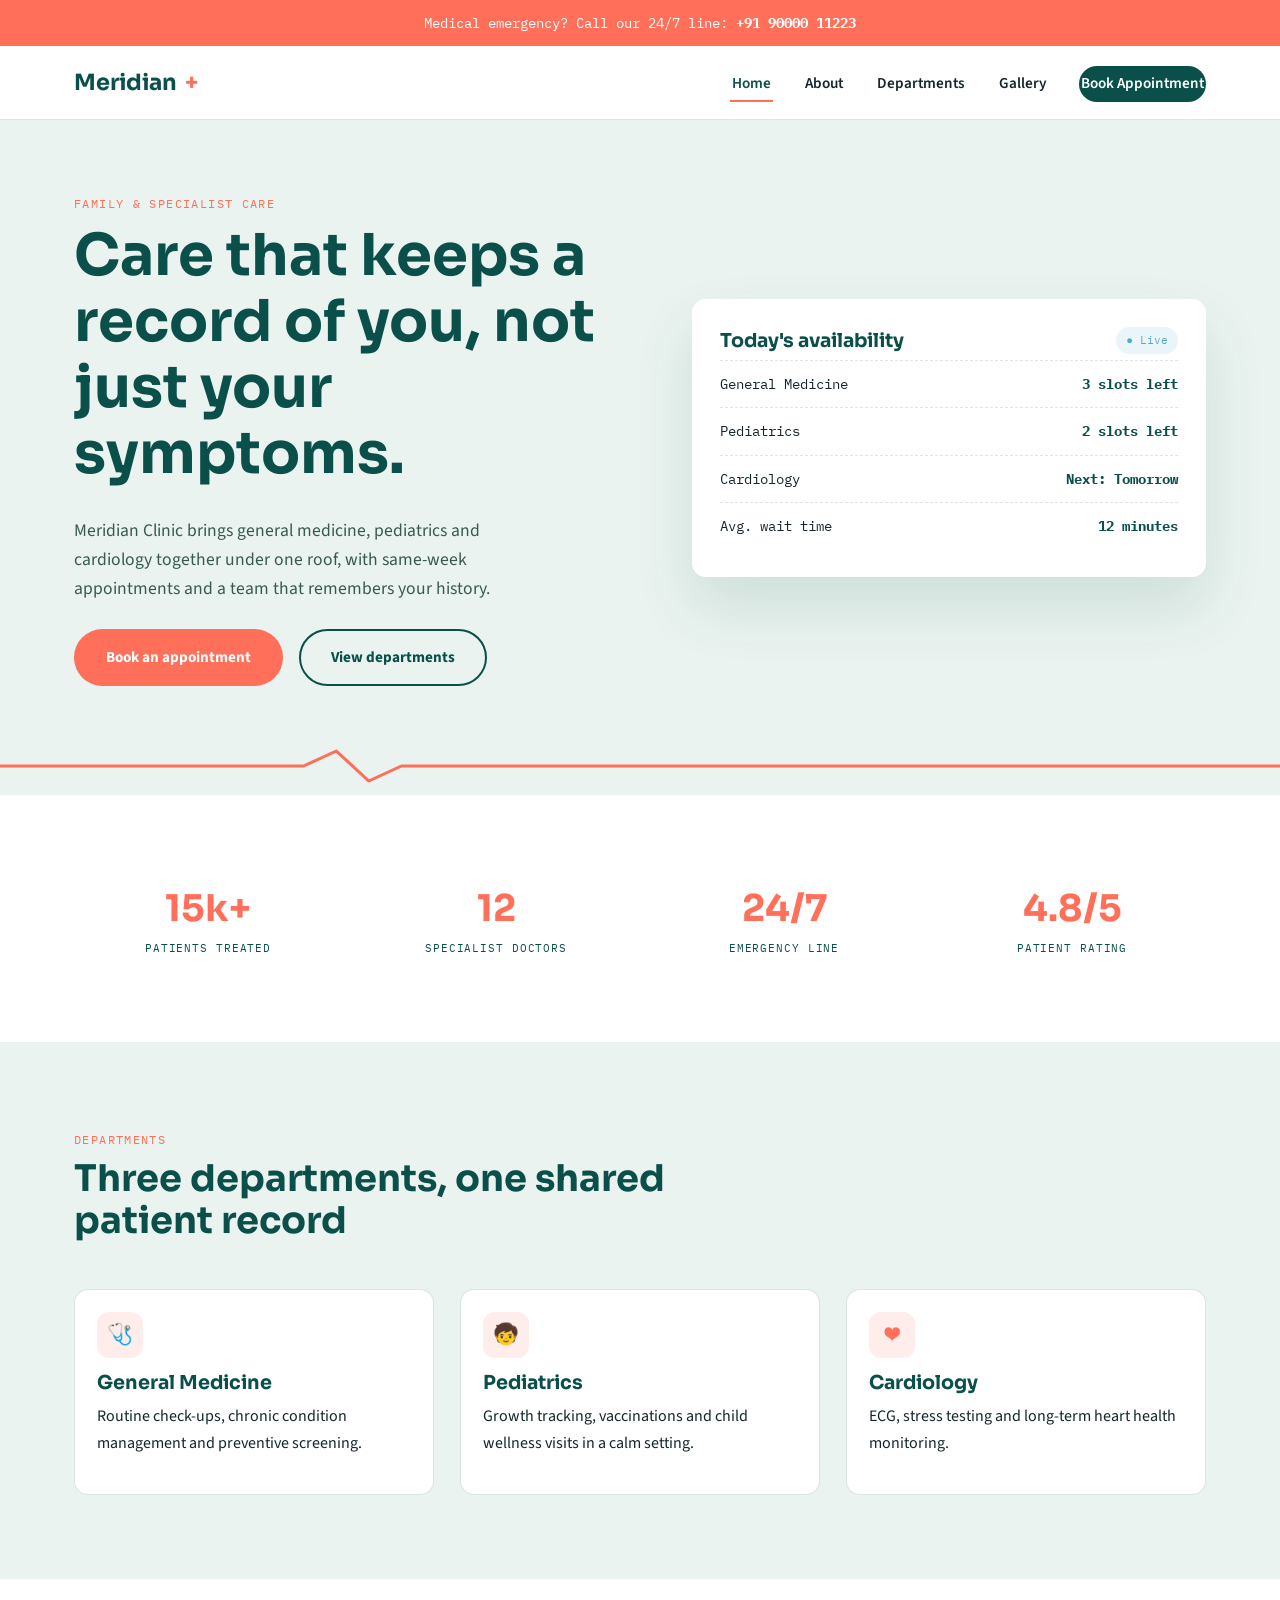
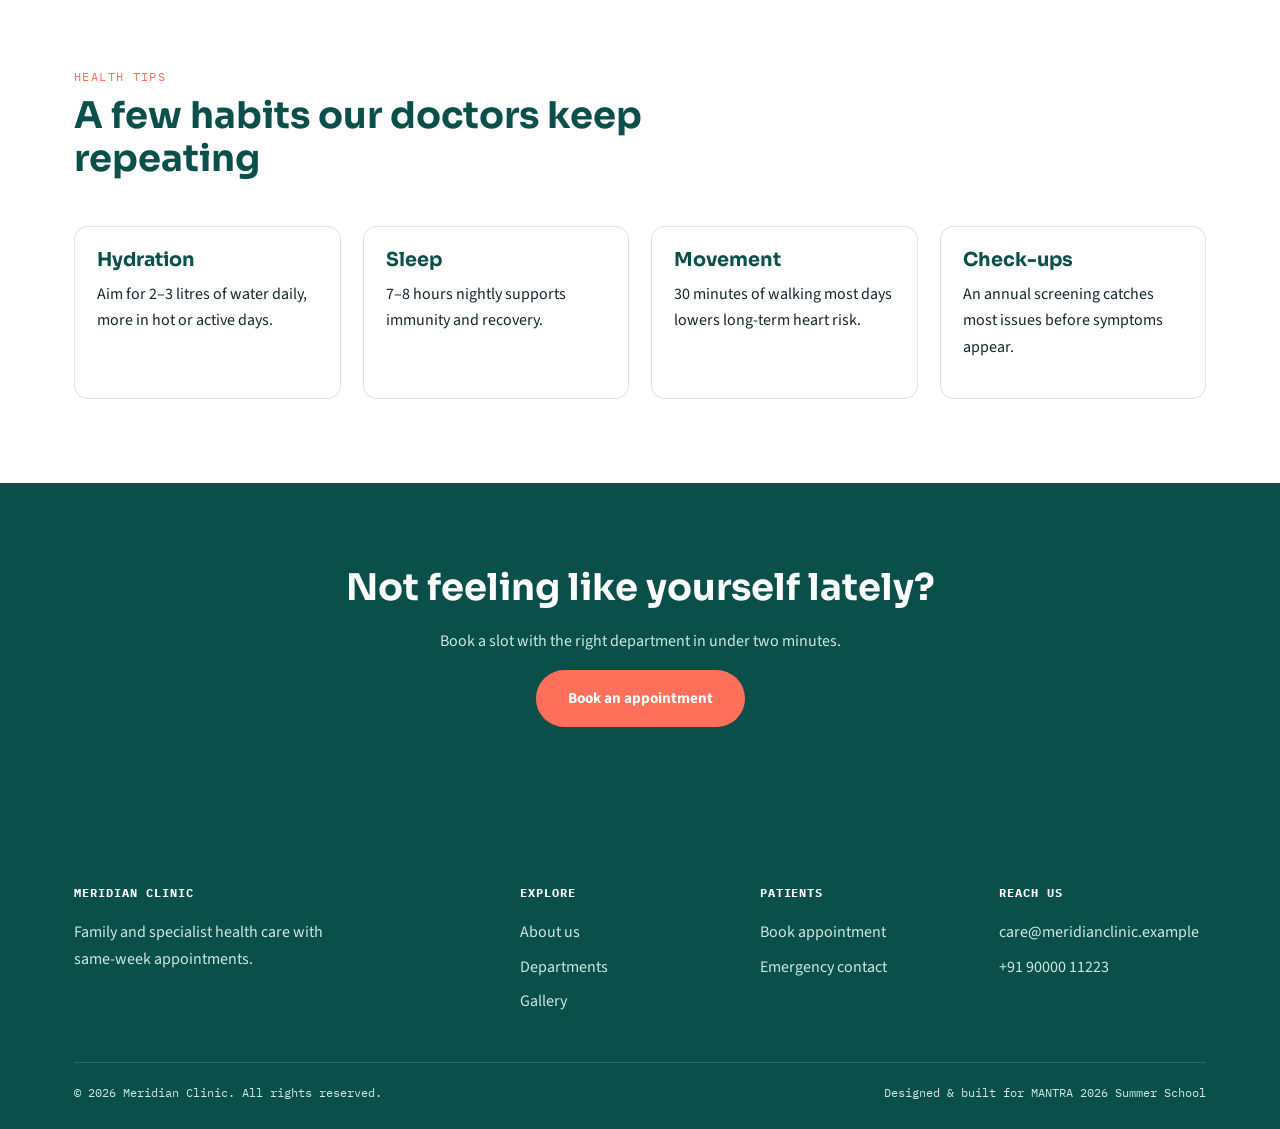
<file: healthcare-meridian/index.html>
<!DOCTYPE html>
<html lang="en">
<head>
<meta charset="UTF-8">
<meta name="viewport" content="width=device-width, initial-scale=1.0">
<title>Meridian Clinic | Family Health Care &amp; Appointments</title>
<meta name="description" content="Meridian Clinic offers general medicine, pediatrics and cardiology care with same-week appointments. Book online or find our departments, doctors and health tips.">
<meta name="keywords" content="health clinic, book appointment, family doctor, pediatrics, cardiology, Meridian Clinic">
<meta name="author" content="Meridian Clinic">
<link rel="canonical" href="https://meridian-clinic.netlify.app/index.html">
<link rel="preconnect" href="https://fonts.googleapis.com">
<link href="https://fonts.googleapis.com/css2?family=Sora:wght@500;600;700&family=Source+Sans+3:wght@400;600&family=IBM+Plex+Mono:wght@400;600&display=swap" rel="stylesheet">
<link rel="stylesheet" href="css/style.css">
</head>
<body>

<div class="emergency-banner">Medical emergency? Call our 24/7 line: <strong>+91 90000 11223</strong></div>

<header class="site-header">
  <nav class="nav-wrap" aria-label="Primary navigation">
    <a href="index.html" class="logo">Meridian<span class="dot">+</span></a>
    <ul class="nav-links">
      <li><a href="index.html" aria-current="page">Home</a></li>
      <li><a href="about.html">About</a></li>
      <li><a href="services.html">Departments</a></li>
      <li><a href="gallery.html">Gallery</a></li>
      <li><a href="appointment.html" class="nav-cta">Book Appointment</a></li>
    </ul>
    <button class="nav-toggle" aria-label="Toggle menu" aria-expanded="false"></button>
  </nav>
</header>

<main>
  <!-- HERO -->
  <section class="hero">
    <div class="container hero-grid">
      <div class="hero-copy">
        <span class="eyebrow">Family &amp; specialist care</span>
        <h1>Care that keeps a record of you, not just your symptoms.</h1>
        <p class="lead">Meridian Clinic brings general medicine, pediatrics and cardiology together under one roof, with same-week appointments and a team that remembers your history.</p>
        <div class="hero-cta-row">
          <a href="appointment.html" class="btn btn-primary">Book an appointment</a>
          <a href="services.html" class="btn btn-outline">View departments</a>
        </div>
      </div>

      <div class="hero-copy">
        <div class="vitals-card">
          <div class="vitals-head">
            <h3>Today's availability</h3>
            <span class="status">● Live</span>
          </div>
          <div class="vitals-row"><span>General Medicine</span><span>3 slots left</span></div>
          <div class="vitals-row"><span>Pediatrics</span><span>2 slots left</span></div>
          <div class="vitals-row"><span>Cardiology</span><span>Next: Tomorrow</span></div>
          <div class="vitals-row"><span>Avg. wait time</span><span>12 minutes</span></div>
        </div>
      </div>
    </div>

    <svg class="pulse-divider" viewBox="0 0 1180 40" preserveAspectRatio="none" aria-hidden="true">
      <path d="M0 20 L280 20 L310 5 L340 35 L370 20 L1180 20"/>
    </svg>
  </section>

  <!-- STATS -->
  <section>
    <div class="container stat-strip">
      <div><div class="num">15k+</div><div class="label">Patients treated</div></div>
      <div><div class="num">12</div><div class="label">Specialist doctors</div></div>
      <div><div class="num">24/7</div><div class="label">Emergency line</div></div>
      <div><div class="num">4.8/5</div><div class="label">Patient rating</div></div>
    </div>
  </section>

  <!-- DEPARTMENTS PREVIEW -->
  <section class="alt-bg">
    <div class="container">
      <div class="section-head">
        <span class="eyebrow">Departments</span>
        <h2>Three departments, one shared patient record</h2>
      </div>
      <div class="grid-3">
        <div class="card">
          <div class="card-body">
            <div class="icon-badge">🩺</div>
            <h3>General Medicine</h3>
            <p>Routine check-ups, chronic condition management and preventive screening.</p>
          </div>
        </div>
        <div class="card">
          <div class="card-body">
            <div class="icon-badge">🧒</div>
            <h3>Pediatrics</h3>
            <p>Growth tracking, vaccinations and child wellness visits in a calm setting.</p>
          </div>
        </div>
        <div class="card">
          <div class="card-body">
            <div class="icon-badge">❤️</div>
            <h3>Cardiology</h3>
            <p>ECG, stress testing and long-term heart health monitoring.</p>
          </div>
        </div>
      </div>
    </div>
  </section>

  <!-- HEALTH TIPS -->
  <section>
    <div class="container">
      <div class="section-head">
        <span class="eyebrow">Health tips</span>
        <h2>A few habits our doctors keep repeating</h2>
      </div>
      <div class="grid-4">
        <div class="card"><div class="card-body"><h3>Hydration</h3><p>Aim for 2–3 litres of water daily, more in hot or active days.</p></div></div>
        <div class="card"><div class="card-body"><h3>Sleep</h3><p>7–8 hours nightly supports immunity and recovery.</p></div></div>
        <div class="card"><div class="card-body"><h3>Movement</h3><p>30 minutes of walking most days lowers long-term heart risk.</p></div></div>
        <div class="card"><div class="card-body"><h3>Check-ups</h3><p>An annual screening catches most issues before symptoms appear.</p></div></div>
      </div>
    </div>
  </section>

  <!-- CTA -->
  <section class="dark-bg center-text">
    <div class="container">
      <h2>Not feeling like yourself lately?</h2>
      <p class="lead" style="margin-left:auto;margin-right:auto;color:#cfe9e2;">Book a slot with the right department in under two minutes.</p>
      <a href="appointment.html" class="btn btn-primary">Book an appointment</a>
    </div>
  </section>
</main>

<footer class="site-footer">
  <div class="container">
    <div class="footer-grid">
      <div>
        <h4>Meridian Clinic</h4>
        <p style="max-width:32ch;">Family and specialist health care with same-week appointments.</p>
      </div>
      <div>
        <h4>Explore</h4>
        <ul>
          <li><a href="about.html">About us</a></li>
          <li><a href="services.html">Departments</a></li>
          <li><a href="gallery.html">Gallery</a></li>
        </ul>
      </div>
      <div>
        <h4>Patients</h4>
        <ul>
          <li><a href="appointment.html">Book appointment</a></li>
          <li><a href="appointment.html">Emergency contact</a></li>
        </ul>
      </div>
      <div>
        <h4>Reach us</h4>
        <ul>
          <li>care@meridianclinic.example</li>
          <li>+91 90000 11223</li>
        </ul>
      </div>
    </div>
    <div class="footer-bottom">
      <span>&copy; <span id="year"></span> Meridian Clinic. All rights reserved.</span>
      <span>Designed &amp; built for MANTRA 2026 Summer School</span>
    </div>
  </div>
</footer>

<script src="js/script.js"></script>
</body>
</html>
</file>
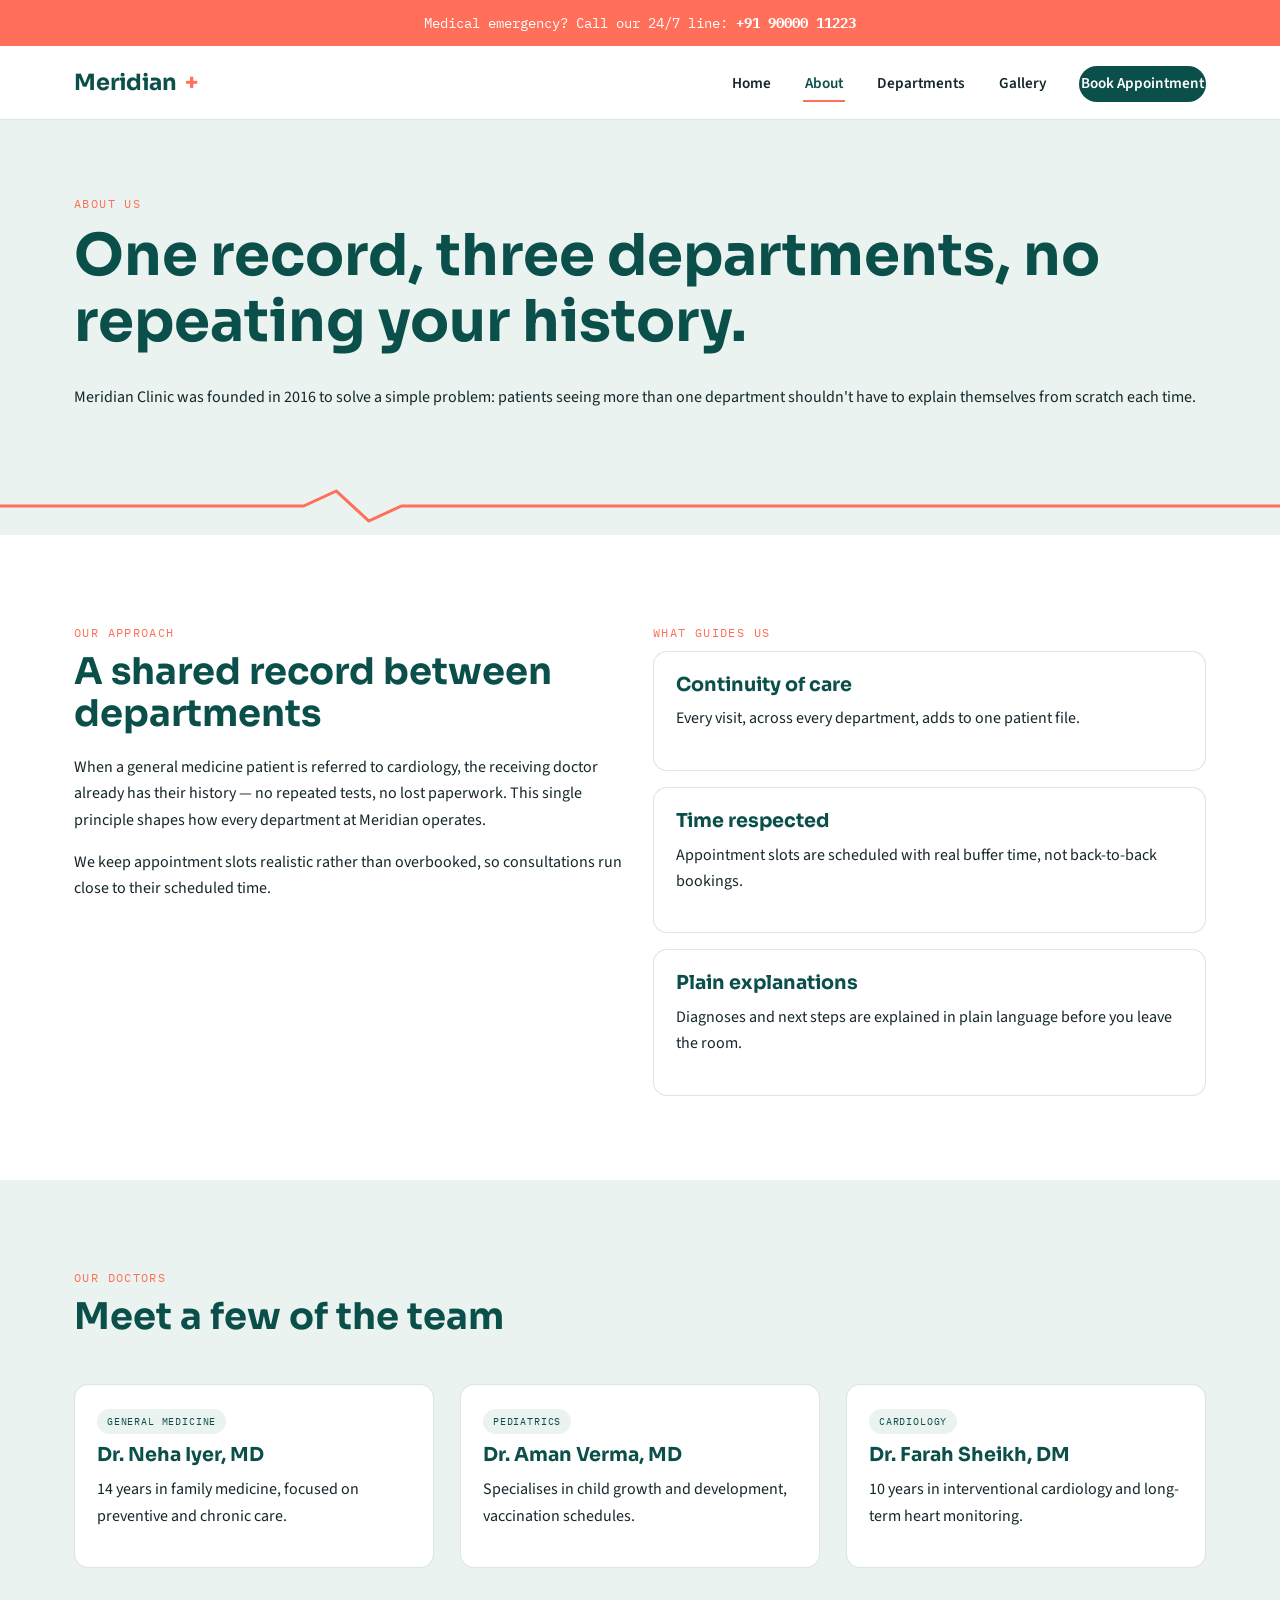
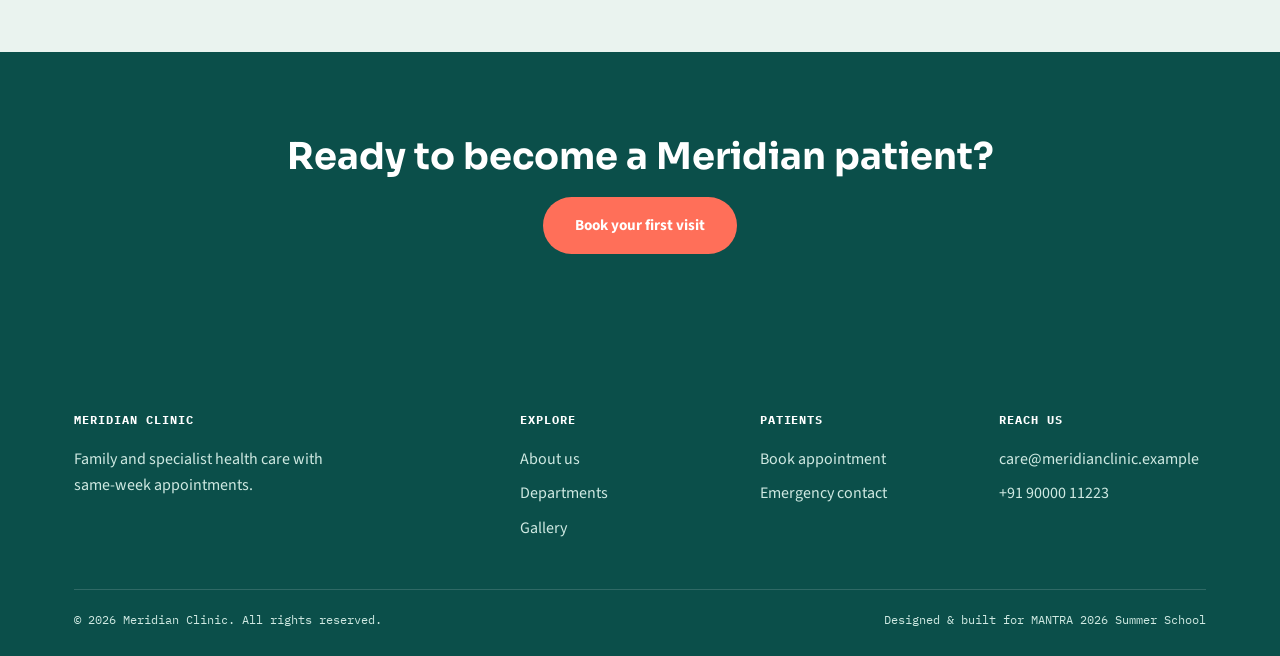
<file: healthcare-meridian/about.html>
<!DOCTYPE html>
<html lang="en">
<head>
<meta charset="UTF-8">
<meta name="viewport" content="width=device-width, initial-scale=1.0">
<title>About Us | Meridian Clinic</title>
<meta name="description" content="Meridian Clinic was founded to keep general medicine, pediatrics and cardiology under one shared patient record. Meet our doctors and our approach to care.">
<meta name="keywords" content="about meridian clinic, clinic doctors, healthcare philosophy, family clinic">
<meta name="author" content="Meridian Clinic">
<link rel="canonical" href="https://meridian-clinic.netlify.app/about.html">
<link rel="preconnect" href="https://fonts.googleapis.com">
<link href="https://fonts.googleapis.com/css2?family=Sora:wght@500;600;700&family=Source+Sans+3:wght@400;600&family=IBM+Plex+Mono:wght@400;600&display=swap" rel="stylesheet">
<link rel="stylesheet" href="css/style.css">
</head>
<body>

<div class="emergency-banner">Medical emergency? Call our 24/7 line: <strong>+91 90000 11223</strong></div>

<header class="site-header">
  <nav class="nav-wrap" aria-label="Primary navigation">
    <a href="index.html" class="logo">Meridian<span class="dot">+</span></a>
    <ul class="nav-links">
      <li><a href="index.html">Home</a></li>
      <li><a href="about.html" aria-current="page">About</a></li>
      <li><a href="services.html">Departments</a></li>
      <li><a href="gallery.html">Gallery</a></li>
      <li><a href="appointment.html" class="nav-cta">Book Appointment</a></li>
    </ul>
    <button class="nav-toggle" aria-label="Toggle menu" aria-expanded="false"></button>
  </nav>
</header>

<main>
  <section class="hero" style="padding-bottom:0;">
    <div class="container" style="padding-bottom:60px;">
      <span class="eyebrow">About us</span>
      <h1>One record, three departments, no repeating your history.</h1>
      <p class="lead">Meridian Clinic was founded in 2016 to solve a simple problem: patients seeing more than one department shouldn't have to explain themselves from scratch each time.</p>
    </div>
    <svg class="pulse-divider" viewBox="0 0 1180 40" preserveAspectRatio="none" aria-hidden="true">
      <path d="M0 20 L280 20 L310 5 L340 35 L370 20 L1180 20"/>
    </svg>
  </section>

  <section>
    <div class="container grid-2">
      <div>
        <span class="eyebrow">Our approach</span>
        <h2>A shared record between departments</h2>
        <p>When a general medicine patient is referred to cardiology, the receiving doctor already has their history — no repeated tests, no lost paperwork. This single principle shapes how every department at Meridian operates.</p>
        <p>We keep appointment slots realistic rather than overbooked, so consultations run close to their scheduled time.</p>
      </div>
      <div>
        <span class="eyebrow">What guides us</span>
        <div class="grid-3" style="grid-template-columns:1fr;gap:16px;">
          <div class="card"><div class="card-body">
            <h3>Continuity of care</h3>
            <p>Every visit, across every department, adds to one patient file.</p>
          </div></div>
          <div class="card"><div class="card-body">
            <h3>Time respected</h3>
            <p>Appointment slots are scheduled with real buffer time, not back-to-back bookings.</p>
          </div></div>
          <div class="card"><div class="card-body">
            <h3>Plain explanations</h3>
            <p>Diagnoses and next steps are explained in plain language before you leave the room.</p>
          </div></div>
        </div>
      </div>
    </div>
  </section>

  <section class="alt-bg">
    <div class="container">
      <div class="section-head">
        <span class="eyebrow">Our doctors</span>
        <h2>Meet a few of the team</h2>
      </div>
      <div class="grid-3">
        <div class="card"><div class="card-body">
          <span class="tag">General Medicine</span>
          <h3>Dr. Neha Iyer, MD</h3>
          <p>14 years in family medicine, focused on preventive and chronic care.</p>
        </div></div>
        <div class="card"><div class="card-body">
          <span class="tag">Pediatrics</span>
          <h3>Dr. Aman Verma, MD</h3>
          <p>Specialises in child growth and development, vaccination schedules.</p>
        </div></div>
        <div class="card"><div class="card-body">
          <span class="tag">Cardiology</span>
          <h3>Dr. Farah Sheikh, DM</h3>
          <p>10 years in interventional cardiology and long-term heart monitoring.</p>
        </div></div>
      </div>
    </div>
  </section>

  <section class="dark-bg center-text">
    <div class="container">
      <h2>Ready to become a Meridian patient?</h2>
      <a href="appointment.html" class="btn btn-primary">Book your first visit</a>
    </div>
  </section>
</main>

<footer class="site-footer">
  <div class="container">
    <div class="footer-grid">
      <div>
        <h4>Meridian Clinic</h4>
        <p style="max-width:32ch;">Family and specialist health care with same-week appointments.</p>
      </div>
      <div>
        <h4>Explore</h4>
        <ul>
          <li><a href="about.html">About us</a></li>
          <li><a href="services.html">Departments</a></li>
          <li><a href="gallery.html">Gallery</a></li>
        </ul>
      </div>
      <div>
        <h4>Patients</h4>
        <ul>
          <li><a href="appointment.html">Book appointment</a></li>
          <li><a href="appointment.html">Emergency contact</a></li>
        </ul>
      </div>
      <div>
        <h4>Reach us</h4>
        <ul>
          <li>care@meridianclinic.example</li>
          <li>+91 90000 11223</li>
        </ul>
      </div>
    </div>
    <div class="footer-bottom">
      <span>&copy; <span id="year"></span> Meridian Clinic. All rights reserved.</span>
      <span>Designed &amp; built for MANTRA 2026 Summer School</span>
    </div>
  </div>
</footer>

<script src="js/script.js"></script>
</body>
</html>
</file>
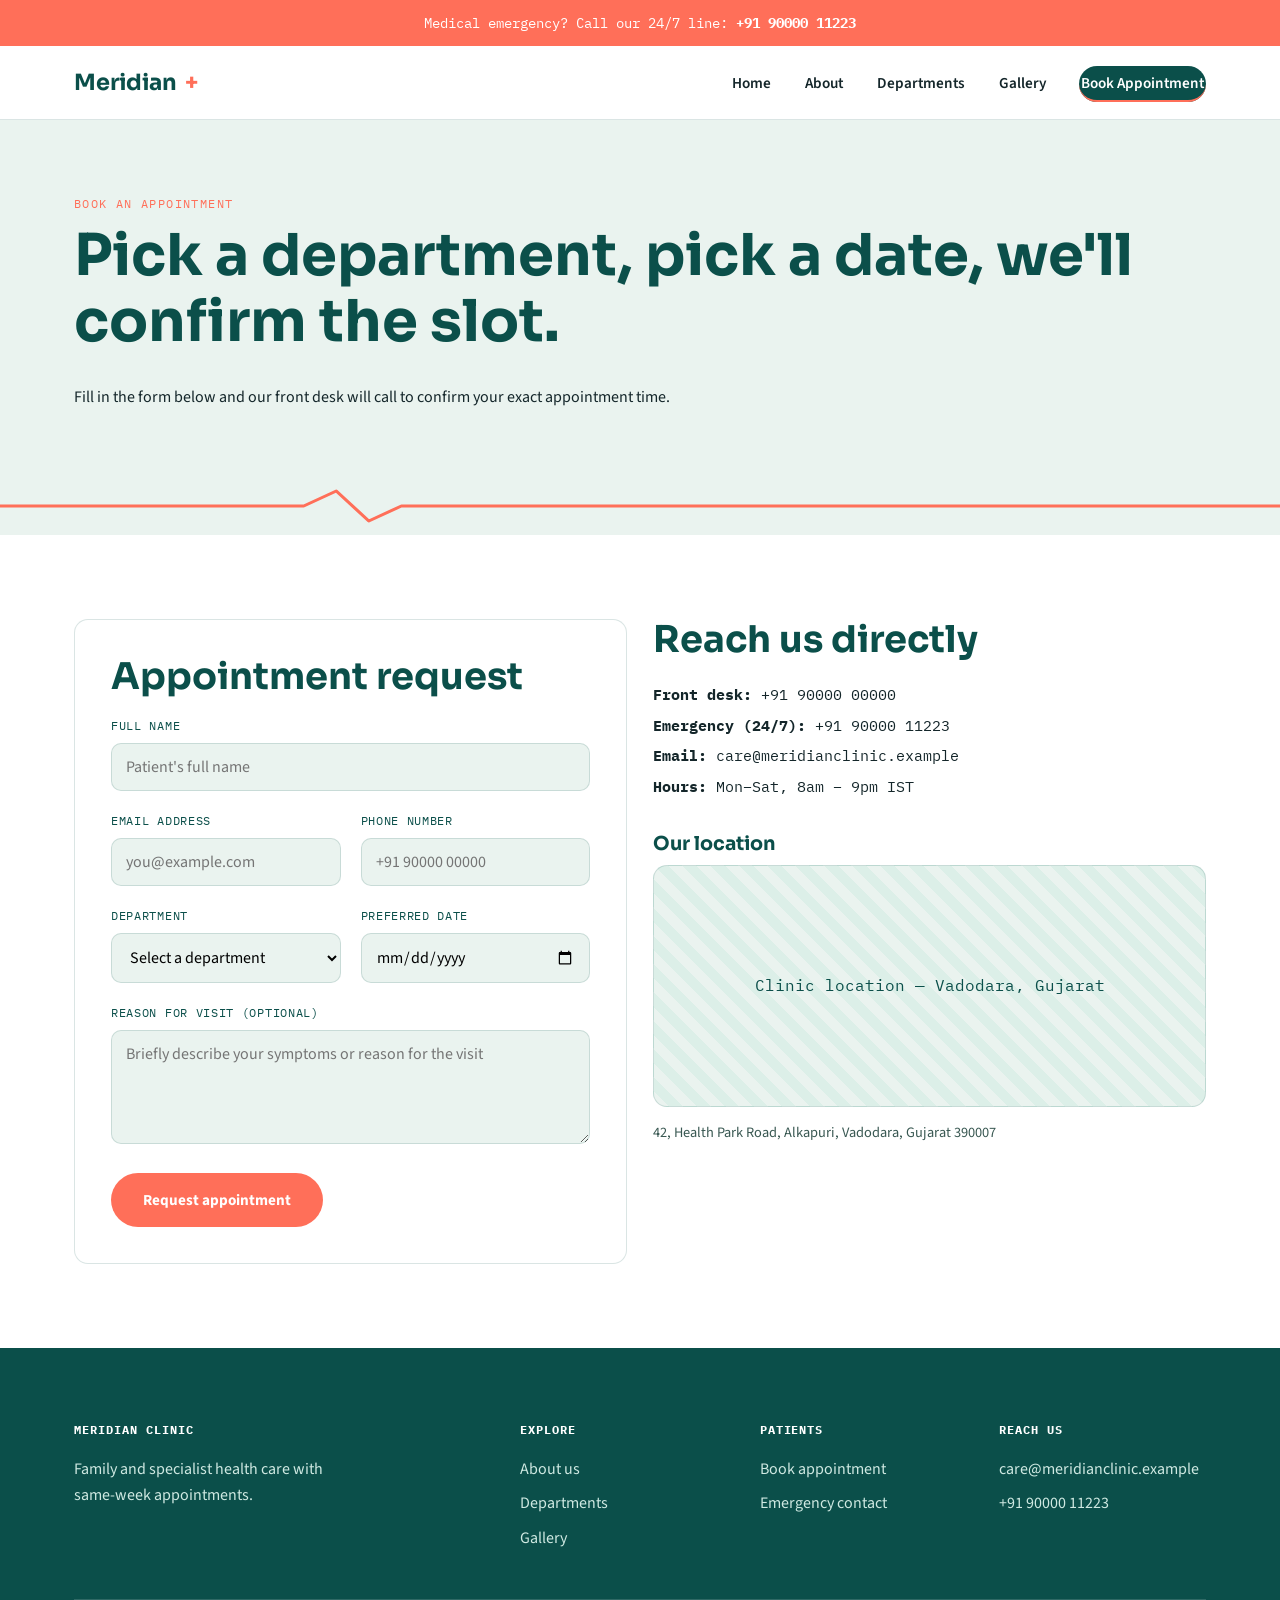
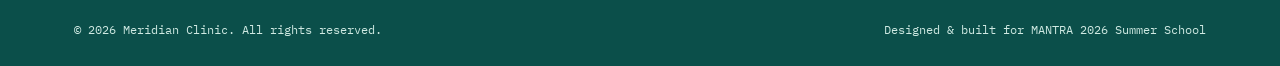
<file: healthcare-meridian/appointment.html>
<!DOCTYPE html>
<html lang="en">
<head>
<meta charset="UTF-8">
<meta name="viewport" content="width=device-width, initial-scale=1.0">
<title>Book an Appointment | Meridian Clinic</title>
<meta name="description" content="Book an appointment at Meridian Clinic online. Choose your department and preferred date, or call our front desk directly. 24/7 emergency line available.">
<meta name="keywords" content="book appointment, clinic booking form, meridian clinic contact, emergency contact clinic">
<meta name="author" content="Meridian Clinic">
<link rel="canonical" href="https://meridian-clinic.netlify.app/appointment.html">
<link rel="preconnect" href="https://fonts.googleapis.com">
<link href="https://fonts.googleapis.com/css2?family=Sora:wght@500;600;700&family=Source+Sans+3:wght@400;600&family=IBM+Plex+Mono:wght@400;600&display=swap" rel="stylesheet">
<link rel="stylesheet" href="css/style.css">
</head>
<body>

<div class="emergency-banner">Medical emergency? Call our 24/7 line: <strong>+91 90000 11223</strong></div>

<header class="site-header">
  <nav class="nav-wrap" aria-label="Primary navigation">
    <a href="index.html" class="logo">Meridian<span class="dot">+</span></a>
    <ul class="nav-links">
      <li><a href="index.html">Home</a></li>
      <li><a href="about.html">About</a></li>
      <li><a href="services.html">Departments</a></li>
      <li><a href="gallery.html">Gallery</a></li>
      <li><a href="appointment.html" class="nav-cta" aria-current="page">Book Appointment</a></li>
    </ul>
    <button class="nav-toggle" aria-label="Toggle menu" aria-expanded="false"></button>
  </nav>
</header>

<main>
  <section class="hero" style="padding-bottom:0;">
    <div class="container" style="padding-bottom:60px;">
      <span class="eyebrow">Book an appointment</span>
      <h1>Pick a department, pick a date, we'll confirm the slot.</h1>
      <p class="lead">Fill in the form below and our front desk will call to confirm your exact appointment time.</p>
    </div>
    <svg class="pulse-divider" viewBox="0 0 1180 40" preserveAspectRatio="none" aria-hidden="true">
      <path d="M0 20 L280 20 L310 5 L340 35 L370 20 L1180 20"/>
    </svg>
  </section>

  <section>
    <div class="container grid-2">
      <div>
        <div id="form-success" role="status"></div>
        <form class="form-card" id="appointment-form" novalidate>
          <h2 style="margin-top:0;">Appointment request</h2>

          <div class="form-row">
            <label for="name">Full name</label>
            <input type="text" id="name" name="name" placeholder="Patient's full name" required>
            <div class="error">Please enter your full name.</div>
          </div>

          <div class="two-col">
            <div class="form-row">
              <label for="email">Email address</label>
              <input type="email" id="email" name="email" placeholder="you@example.com" required>
              <div class="error">Please enter a valid email address.</div>
            </div>
            <div class="form-row">
              <label for="phone">Phone number</label>
              <input type="tel" id="phone" name="phone" placeholder="+91 90000 00000" required>
              <div class="error">Please enter a valid phone number.</div>
            </div>
          </div>

          <div class="two-col">
            <div class="form-row">
              <label for="department">Department</label>
              <select id="department" name="department" required>
                <option value="">Select a department</option>
                <option>General Medicine</option>
                <option>Pediatrics</option>
                <option>Cardiology</option>
              </select>
              <div class="error">Please select a department.</div>
            </div>
            <div class="form-row">
              <label for="appt-date">Preferred date</label>
              <input type="date" id="appt-date" name="appt-date" required>
              <div class="error">Please choose a preferred date.</div>
            </div>
          </div>

          <div class="form-row">
            <label for="reason">Reason for visit (optional)</label>
            <textarea id="reason" name="reason" rows="4" placeholder="Briefly describe your symptoms or reason for the visit"></textarea>
          </div>

          <button type="submit" class="btn btn-primary">Request appointment</button>
        </form>
      </div>

      <div>
        <h2>Reach us directly</h2>
        <ul style="list-style:none;padding:0;font-family:var(--font-mono);font-size:0.95rem;line-height:2;">
          <li><strong>Front desk:</strong> +91 90000 00000</li>
          <li><strong>Emergency (24/7):</strong> +91 90000 11223</li>
          <li><strong>Email:</strong> care@meridianclinic.example</li>
          <li><strong>Hours:</strong> Mon–Sat, 8am – 9pm IST</li>
        </ul>

        <h3 style="margin-top:32px;">Our location</h3>
        <div class="map-block" role="img" aria-label="Map placeholder showing Meridian Clinic location in Vadodara, Gujarat">
          Clinic location — Vadodara, Gujarat
        </div>
        <p style="margin-top:14px;font-size:0.9rem;color:#395852;">42, Health Park Road, Alkapuri, Vadodara, Gujarat 390007</p>
      </div>
    </div>
  </section>
</main>

<footer class="site-footer">
  <div class="container">
    <div class="footer-grid">
      <div>
        <h4>Meridian Clinic</h4>
        <p style="max-width:32ch;">Family and specialist health care with same-week appointments.</p>
      </div>
      <div>
        <h4>Explore</h4>
        <ul>
          <li><a href="about.html">About us</a></li>
          <li><a href="services.html">Departments</a></li>
          <li><a href="gallery.html">Gallery</a></li>
        </ul>
      </div>
      <div>
        <h4>Patients</h4>
        <ul>
          <li><a href="appointment.html">Book appointment</a></li>
          <li><a href="appointment.html">Emergency contact</a></li>
        </ul>
      </div>
      <div>
        <h4>Reach us</h4>
        <ul>
          <li>care@meridianclinic.example</li>
          <li>+91 90000 11223</li>
        </ul>
      </div>
    </div>
    <div class="footer-bottom">
      <span>&copy; <span id="year"></span> Meridian Clinic. All rights reserved.</span>
      <span>Designed &amp; built for MANTRA 2026 Summer School</span>
    </div>
  </div>
</footer>

<script src="js/script.js"></script>
</body>
</html>
</file>
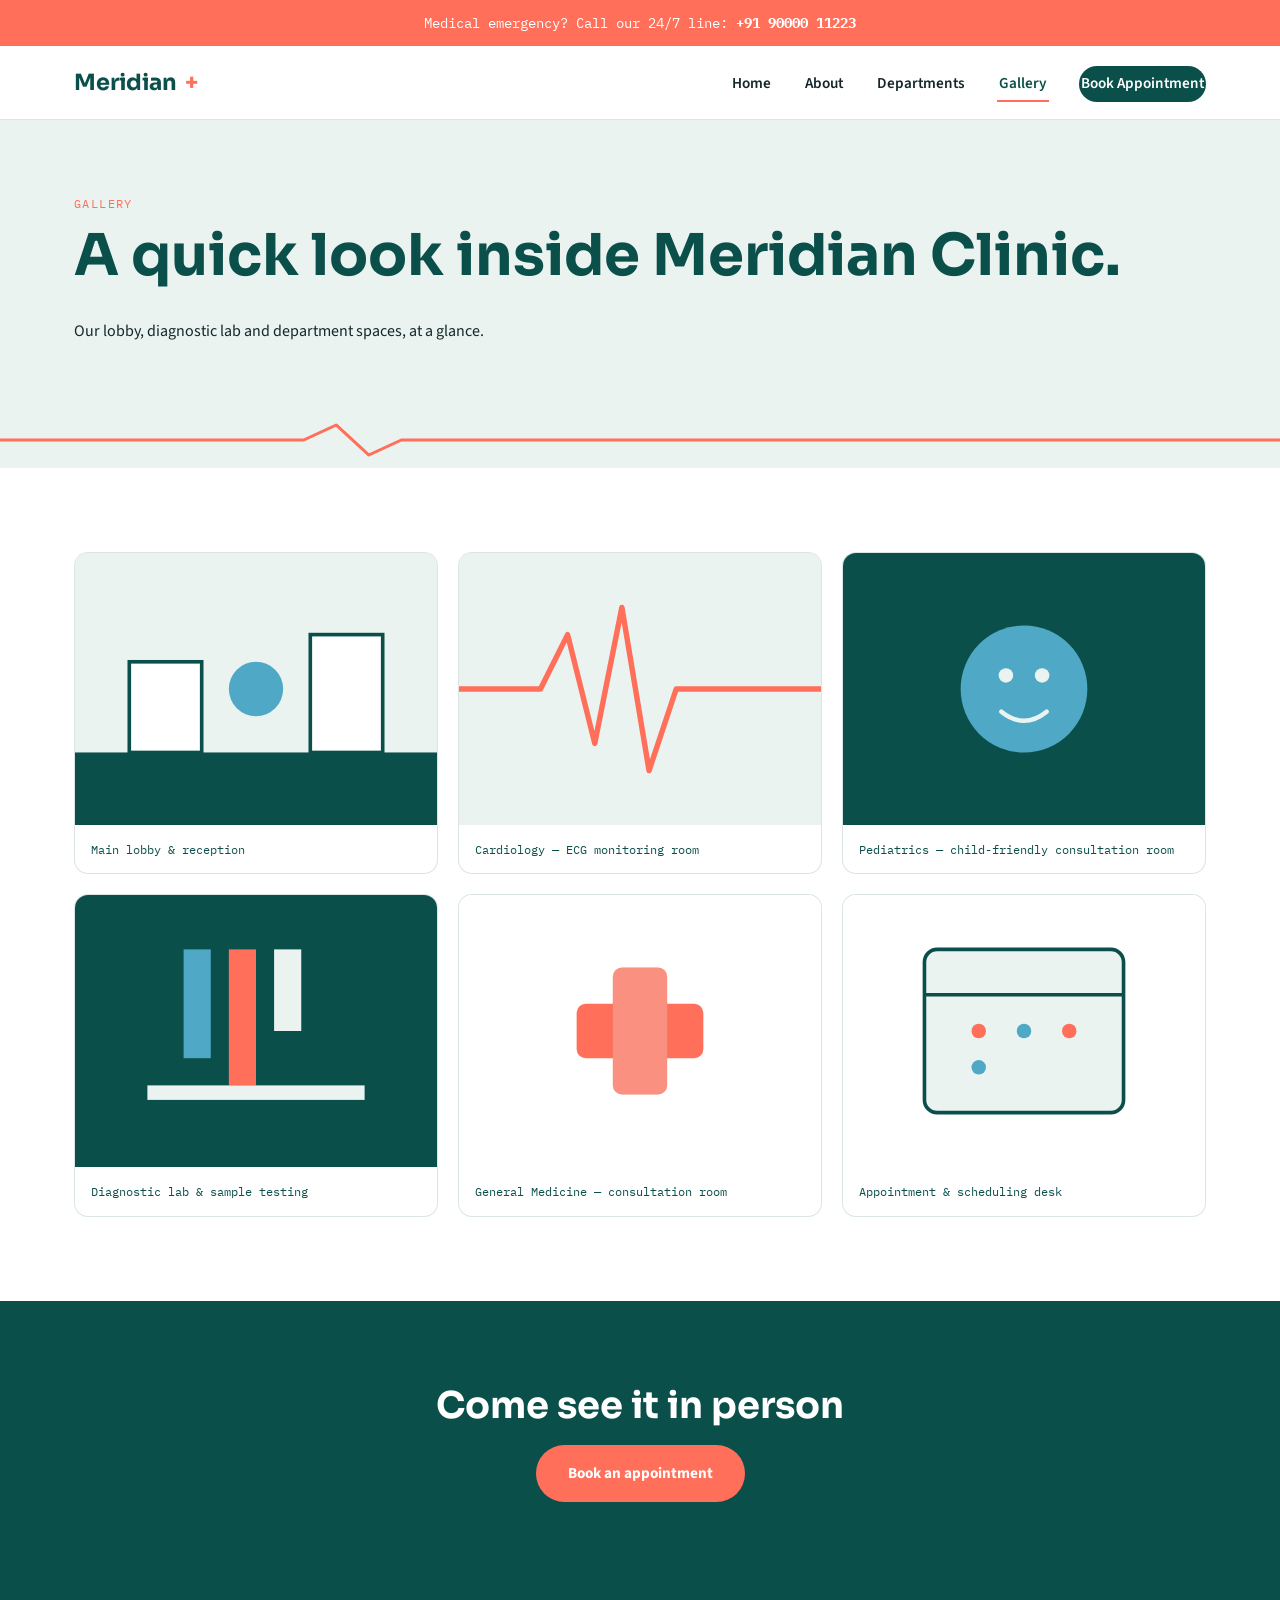
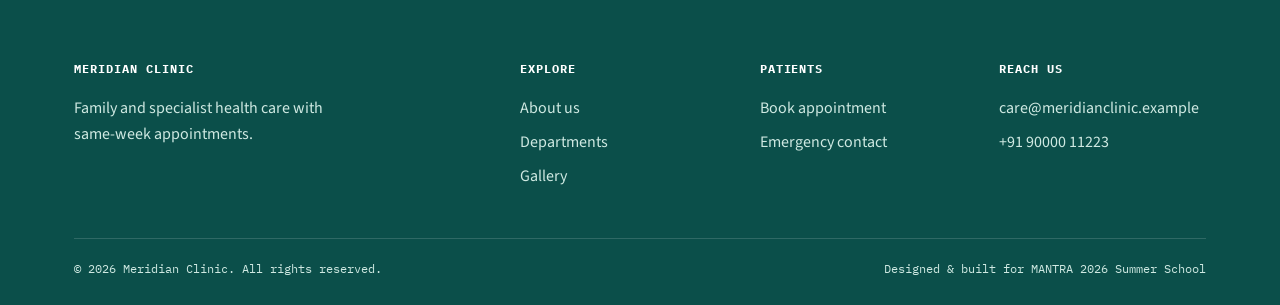
<file: healthcare-meridian/gallery.html>
<!DOCTYPE html>
<html lang="en">
<head>
<meta charset="UTF-8">
<meta name="viewport" content="width=device-width, initial-scale=1.0">
<title>Gallery | Meridian Clinic</title>
<meta name="description" content="A look inside Meridian Clinic — our lobby, diagnostic lab, consultation rooms and departments for general medicine, pediatrics and cardiology.">
<meta name="keywords" content="clinic gallery, hospital lobby, diagnostic lab, clinic photos, Meridian Clinic facility">
<meta name="author" content="Meridian Clinic">
<link rel="canonical" href="https://meridian-clinic.netlify.app/gallery.html">
<link rel="preconnect" href="https://fonts.googleapis.com">
<link href="https://fonts.googleapis.com/css2?family=Sora:wght@500;600;700&family=Source+Sans+3:wght@400;600&family=IBM+Plex+Mono:wght@400;600&display=swap" rel="stylesheet">
<link rel="stylesheet" href="css/style.css">
</head>
<body>

<div class="emergency-banner">Medical emergency? Call our 24/7 line: <strong>+91 90000 11223</strong></div>

<header class="site-header">
  <nav class="nav-wrap" aria-label="Primary navigation">
    <a href="index.html" class="logo">Meridian<span class="dot">+</span></a>
    <ul class="nav-links">
      <li><a href="index.html">Home</a></li>
      <li><a href="about.html">About</a></li>
      <li><a href="services.html">Departments</a></li>
      <li><a href="gallery.html" aria-current="page">Gallery</a></li>
      <li><a href="appointment.html" class="nav-cta">Book Appointment</a></li>
    </ul>
    <button class="nav-toggle" aria-label="Toggle menu" aria-expanded="false"></button>
  </nav>
</header>

<main>
  <section class="hero" style="padding-bottom:0;">
    <div class="container" style="padding-bottom:60px;">
      <span class="eyebrow">Gallery</span>
      <h1>A quick look inside Meridian Clinic.</h1>
      <p class="lead">Our lobby, diagnostic lab and department spaces, at a glance.</p>
    </div>
    <svg class="pulse-divider" viewBox="0 0 1180 40" preserveAspectRatio="none" aria-hidden="true">
      <path d="M0 20 L280 20 L310 5 L340 35 L370 20 L1180 20"/>
    </svg>
  </section>

  <section>
    <div class="container">
      <div class="gallery-grid">
        <figure class="gallery-item">
          <img class="art" src="images/facility-lobby.svg" alt="Clinic lobby with reception desk and waiting area seating" loading="lazy">
          <figcaption>Main lobby &amp; reception</figcaption>
        </figure>
        <figure class="gallery-item">
          <img class="art" src="images/dept-cardiology.svg" alt="Illustration of an ECG heartbeat waveform representing the cardiology department" loading="lazy">
          <figcaption>Cardiology — ECG monitoring room</figcaption>
        </figure>
        <figure class="gallery-item">
          <img class="art" src="images/dept-pediatrics.svg" alt="Friendly illustrated character representing the pediatrics department" loading="lazy">
          <figcaption>Pediatrics — child-friendly consultation room</figcaption>
        </figure>
        <figure class="gallery-item">
          <img class="art" src="images/facility-lab.svg" alt="Diagnostic lab with test sample tubes on a bench" loading="lazy">
          <figcaption>Diagnostic lab &amp; sample testing</figcaption>
        </figure>
        <figure class="gallery-item">
          <img class="art" src="images/dept-general.svg" alt="Medical cross icon representing the general medicine department" loading="lazy">
          <figcaption>General Medicine — consultation room</figcaption>
        </figure>
        <figure class="gallery-item">
          <img class="art" src="images/facility-appointment.svg" alt="Illustration of an appointment calendar with marked dates" loading="lazy">
          <figcaption>Appointment &amp; scheduling desk</figcaption>
        </figure>
      </div>
    </div>
  </section>

  <section class="dark-bg center-text">
    <div class="container">
      <h2>Come see it in person</h2>
      <a href="appointment.html" class="btn btn-primary">Book an appointment</a>
    </div>
  </section>
</main>

<footer class="site-footer">
  <div class="container">
    <div class="footer-grid">
      <div>
        <h4>Meridian Clinic</h4>
        <p style="max-width:32ch;">Family and specialist health care with same-week appointments.</p>
      </div>
      <div>
        <h4>Explore</h4>
        <ul>
          <li><a href="about.html">About us</a></li>
          <li><a href="services.html">Departments</a></li>
          <li><a href="gallery.html">Gallery</a></li>
        </ul>
      </div>
      <div>
        <h4>Patients</h4>
        <ul>
          <li><a href="appointment.html">Book appointment</a></li>
          <li><a href="appointment.html">Emergency contact</a></li>
        </ul>
      </div>
      <div>
        <h4>Reach us</h4>
        <ul>
          <li>care@meridianclinic.example</li>
          <li>+91 90000 11223</li>
        </ul>
      </div>
    </div>
    <div class="footer-bottom">
      <span>&copy; <span id="year"></span> Meridian Clinic. All rights reserved.</span>
      <span>Designed &amp; built for MANTRA 2026 Summer School</span>
    </div>
  </div>
</footer>

<script src="js/script.js"></script>
</body>
</html>
</file>
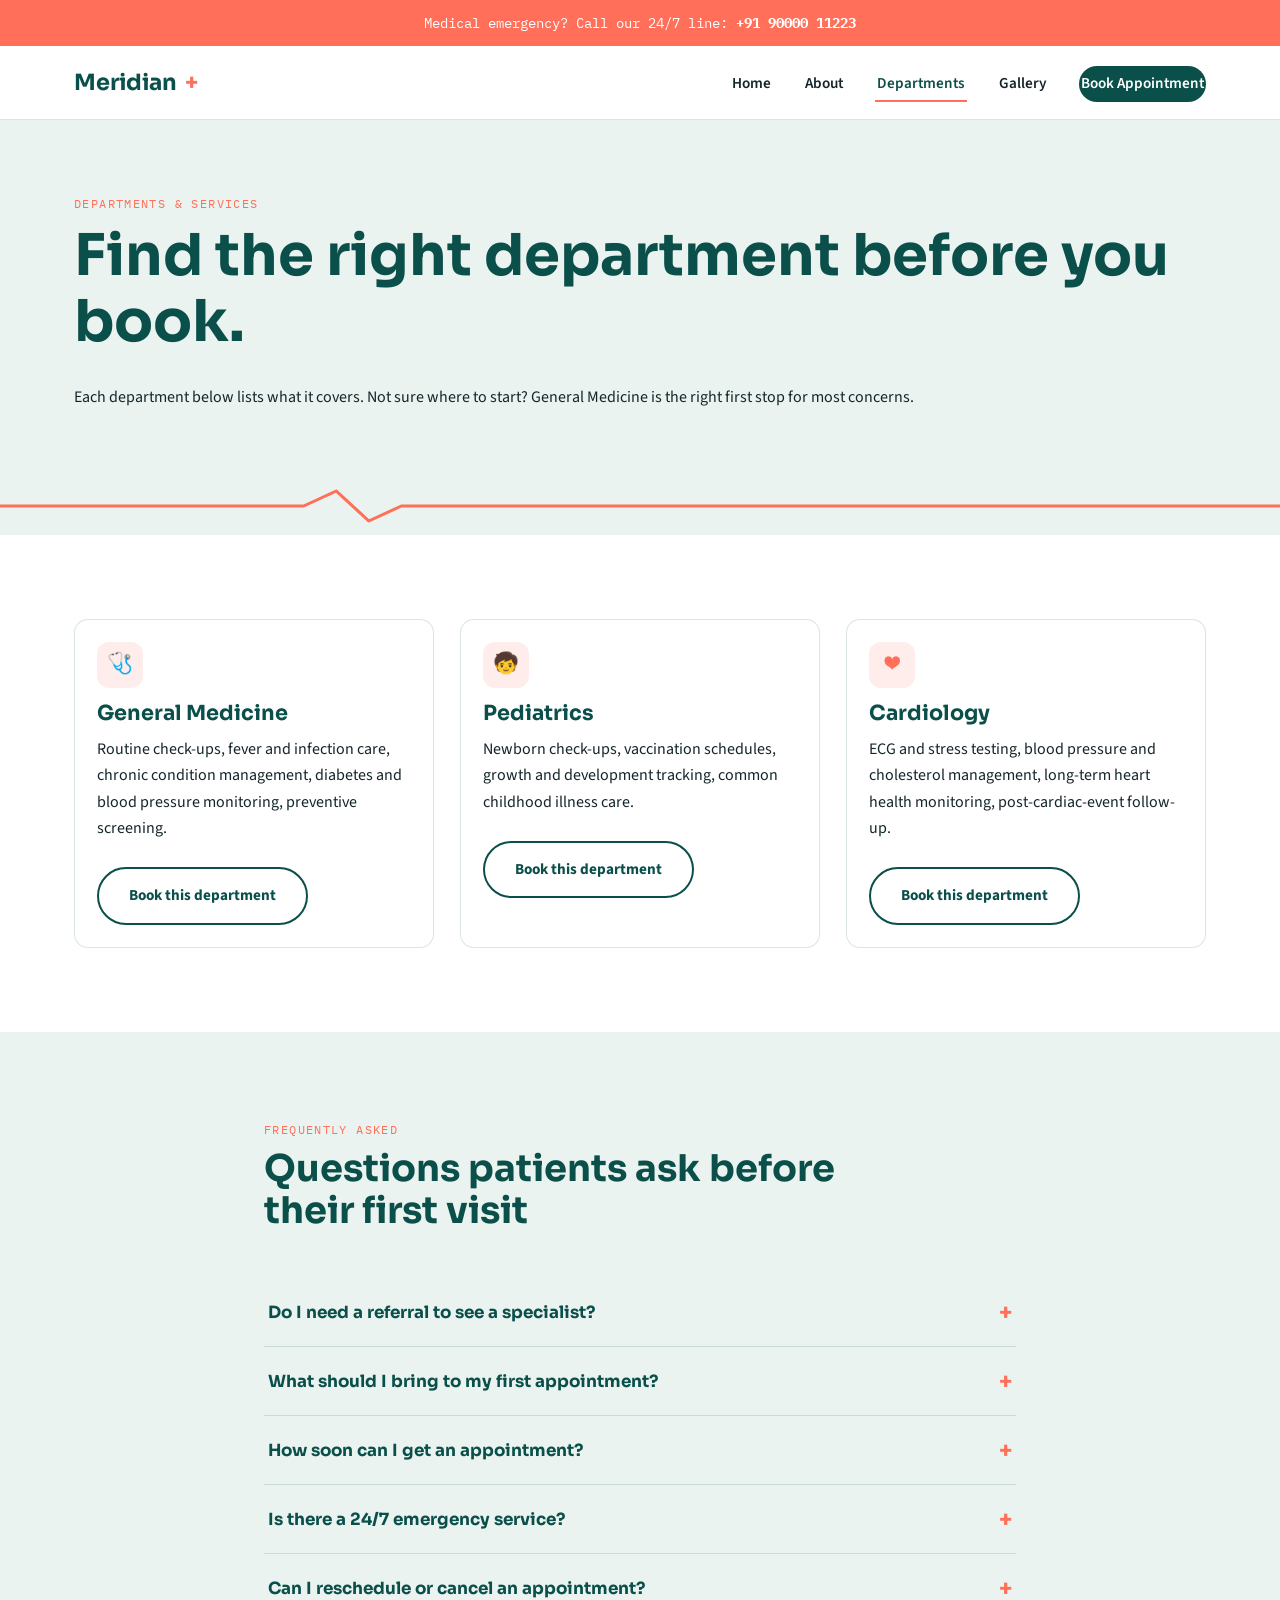
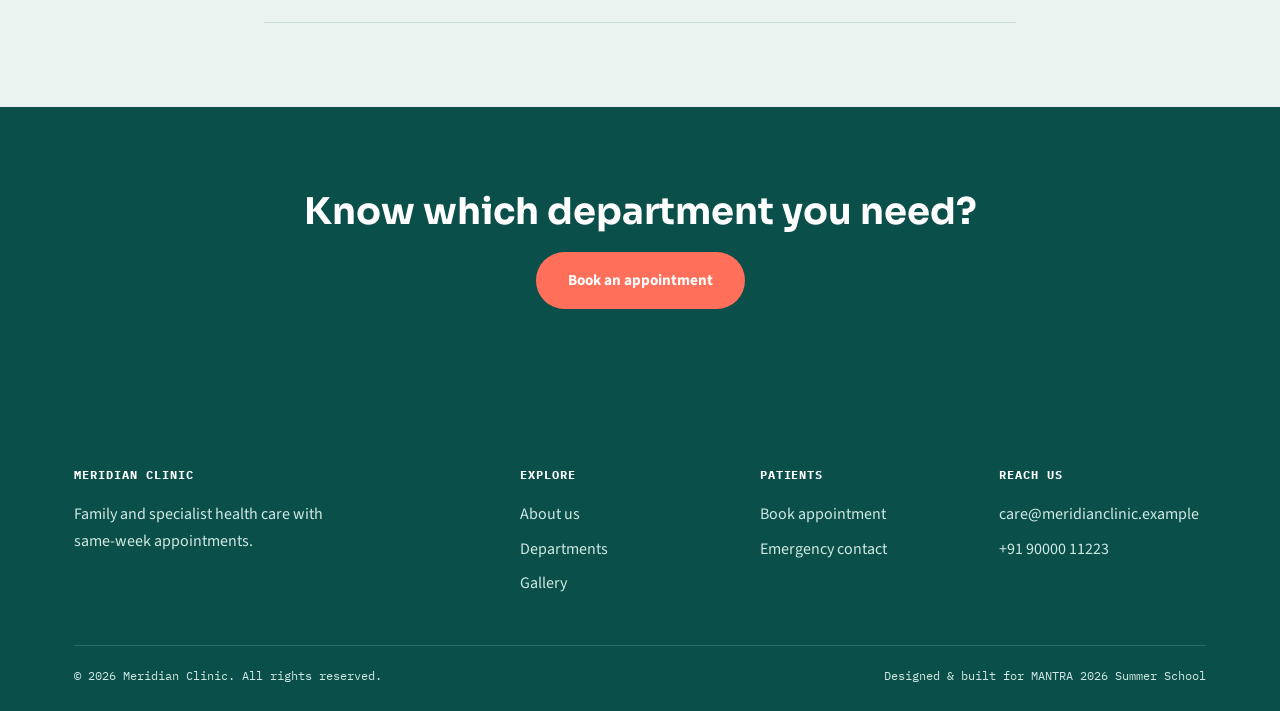
<file: healthcare-meridian/services.html>
<!DOCTYPE html>
<html lang="en">
<head>
<meta charset="UTF-8">
<meta name="viewport" content="width=device-width, initial-scale=1.0">
<title>Departments &amp; Services | Meridian Clinic</title>
<meta name="description" content="Explore Meridian Clinic's departments — General Medicine, Pediatrics and Cardiology — with services offered and answers to common patient questions.">
<meta name="keywords" content="clinic departments, general medicine services, pediatrics services, cardiology services, health FAQ">
<meta name="author" content="Meridian Clinic">
<link rel="canonical" href="https://meridian-clinic.netlify.app/services.html">
<link rel="preconnect" href="https://fonts.googleapis.com">
<link href="https://fonts.googleapis.com/css2?family=Sora:wght@500;600;700&family=Source+Sans+3:wght@400;600&family=IBM+Plex+Mono:wght@400;600&display=swap" rel="stylesheet">
<link rel="stylesheet" href="css/style.css">
</head>
<body>

<div class="emergency-banner">Medical emergency? Call our 24/7 line: <strong>+91 90000 11223</strong></div>

<header class="site-header">
  <nav class="nav-wrap" aria-label="Primary navigation">
    <a href="index.html" class="logo">Meridian<span class="dot">+</span></a>
    <ul class="nav-links">
      <li><a href="index.html">Home</a></li>
      <li><a href="about.html">About</a></li>
      <li><a href="services.html" aria-current="page">Departments</a></li>
      <li><a href="gallery.html">Gallery</a></li>
      <li><a href="appointment.html" class="nav-cta">Book Appointment</a></li>
    </ul>
    <button class="nav-toggle" aria-label="Toggle menu" aria-expanded="false"></button>
  </nav>
</header>

<main>
  <section class="hero" style="padding-bottom:0;">
    <div class="container" style="padding-bottom:60px;">
      <span class="eyebrow">Departments &amp; services</span>
      <h1>Find the right department before you book.</h1>
      <p class="lead">Each department below lists what it covers. Not sure where to start? General Medicine is the right first stop for most concerns.</p>
    </div>
    <svg class="pulse-divider" viewBox="0 0 1180 40" preserveAspectRatio="none" aria-hidden="true">
      <path d="M0 20 L280 20 L310 5 L340 35 L370 20 L1180 20"/>
    </svg>
  </section>

  <section>
    <div class="container">
      <div class="grid-3">
        <div class="card">
          <div class="card-body">
            <div class="icon-badge">🩺</div>
            <h2 style="font-size:1.3rem;">General Medicine</h2>
            <p>Routine check-ups, fever and infection care, chronic condition management, diabetes and blood pressure monitoring, preventive screening.</p>
            <a href="appointment.html" class="btn btn-outline" style="margin-top:10px;">Book this department</a>
          </div>
        </div>
        <div class="card">
          <div class="card-body">
            <div class="icon-badge">🧒</div>
            <h2 style="font-size:1.3rem;">Pediatrics</h2>
            <p>Newborn check-ups, vaccination schedules, growth and development tracking, common childhood illness care.</p>
            <a href="appointment.html" class="btn btn-outline" style="margin-top:10px;">Book this department</a>
          </div>
        </div>
        <div class="card">
          <div class="card-body">
            <div class="icon-badge">❤️</div>
            <h2 style="font-size:1.3rem;">Cardiology</h2>
            <p>ECG and stress testing, blood pressure and cholesterol management, long-term heart health monitoring, post-cardiac-event follow-up.</p>
            <a href="appointment.html" class="btn btn-outline" style="margin-top:10px;">Book this department</a>
          </div>
        </div>
      </div>
    </div>
  </section>

  <section class="alt-bg">
    <div class="container" style="max-width:800px;">
      <div class="section-head">
        <span class="eyebrow">Frequently asked</span>
        <h2>Questions patients ask before their first visit</h2>
      </div>

      <div class="faq-item">
        <button class="faq-question" aria-expanded="false">
          Do I need a referral to see a specialist? <span class="icon">+</span>
        </button>
        <div class="faq-answer"><p>No referral is required for Pediatrics or Cardiology — you can book either directly. If General Medicine identifies a need, they'll help coordinate the referral internally.</p></div>
      </div>

      <div class="faq-item">
        <button class="faq-question" aria-expanded="false">
          What should I bring to my first appointment? <span class="icon">+</span>
        </button>
        <div class="faq-answer"><p>A valid ID, any previous prescriptions or test reports, and a list of current medications, if applicable.</p></div>
      </div>

      <div class="faq-item">
        <button class="faq-question" aria-expanded="false">
          How soon can I get an appointment? <span class="icon">+</span>
        </button>
        <div class="faq-answer"><p>Most departments offer same-week slots. General Medicine and Pediatrics usually have availability within 48 hours.</p></div>
      </div>

      <div class="faq-item">
        <button class="faq-question" aria-expanded="false">
          Is there a 24/7 emergency service? <span class="icon">+</span>
        </button>
        <div class="faq-answer"><p>Yes — our emergency line at +91 90000 11223 is staffed around the clock for urgent concerns.</p></div>
      </div>

      <div class="faq-item">
        <button class="faq-question" aria-expanded="false">
          Can I reschedule or cancel an appointment? <span class="icon">+</span>
        </button>
        <div class="faq-answer"><p>Yes, appointments can be rescheduled up to 4 hours before the slot by calling the front desk.</p></div>
      </div>
    </div>
  </section>

  <section class="dark-bg center-text">
    <div class="container">
      <h2>Know which department you need?</h2>
      <a href="appointment.html" class="btn btn-primary">Book an appointment</a>
    </div>
  </section>
</main>

<footer class="site-footer">
  <div class="container">
    <div class="footer-grid">
      <div>
        <h4>Meridian Clinic</h4>
        <p style="max-width:32ch;">Family and specialist health care with same-week appointments.</p>
      </div>
      <div>
        <h4>Explore</h4>
        <ul>
          <li><a href="about.html">About us</a></li>
          <li><a href="services.html">Departments</a></li>
          <li><a href="gallery.html">Gallery</a></li>
        </ul>
      </div>
      <div>
        <h4>Patients</h4>
        <ul>
          <li><a href="appointment.html">Book appointment</a></li>
          <li><a href="appointment.html">Emergency contact</a></li>
        </ul>
      </div>
      <div>
        <h4>Reach us</h4>
        <ul>
          <li>care@meridianclinic.example</li>
          <li>+91 90000 11223</li>
        </ul>
      </div>
    </div>
    <div class="footer-bottom">
      <span>&copy; <span id="year"></span> Meridian Clinic. All rights reserved.</span>
      <span>Designed &amp; built for MANTRA 2026 Summer School</span>
    </div>
  </div>
</footer>

<script src="js/script.js"></script>
</body>
</html>
</file>
<file: healthcare-meridian/css/style.css>
/* =====================================================
   MERIDIAN CLINIC — Health Care Website
   Design tokens
   Deep teal #0B4F4A   Mint bg #EAF3EF   Coral #FF6F59
   Sky #4FA9C6   Ink #14262A   White #FFFFFF
   ===================================================== */

:root {
  --teal: #0B4F4A;
  --mint: #EAF3EF;
  --coral: #FF6F59;
  --sky: #4FA9C6;
  --ink: #14262A;
  --white: #FFFFFF;
  --line: rgba(11, 79, 74, 0.15);

  --font-display: 'Sora', 'Segoe UI', sans-serif;
  --font-body: 'Source Sans 3', 'Segoe UI', Arial, sans-serif;
  --font-mono: 'IBM Plex Mono', 'Courier New', monospace;

  --radius: 14px;
  --max-width: 1180px;
}

* { box-sizing: border-box; }
html { scroll-behavior: smooth; }

body {
  margin: 0;
  font-family: var(--font-body);
  color: var(--ink);
  background: var(--white);
  line-height: 1.65;
  -webkit-font-smoothing: antialiased;
}

img { max-width: 100%; display: block; }
a { color: inherit; text-decoration: none; }

h1, h2, h3 {
  font-family: var(--font-display);
  font-weight: 700;
  line-height: 1.15;
  margin: 0 0 0.5em;
  color: var(--teal);
}
h1 { font-size: clamp(2.2rem, 4.6vw, 3.6rem); }
h2 { font-size: clamp(1.7rem, 3vw, 2.3rem); }
h3 { font-size: 1.2rem; }

p { margin: 0 0 1em; }

.eyebrow {
  font-family: var(--font-mono);
  text-transform: uppercase;
  letter-spacing: 0.12em;
  font-size: 0.72rem;
  color: var(--coral);
  display: inline-block;
  margin-bottom: 0.8em;
}

.container { max-width: var(--max-width); margin: 0 auto; padding: 0 24px; }
section { padding: 84px 0; }

:focus-visible { outline: 3px solid var(--coral); outline-offset: 3px; }

@media (prefers-reduced-motion: reduce) {
  * { animation: none !important; transition: none !important; }
}

/* ===== Pulse-line signature element ===== */
.pulse-divider {
  width: 100%;
  height: 40px;
  color: var(--coral);
}
.pulse-divider path {
  fill: none;
  stroke: currentColor;
  stroke-width: 3;
  stroke-linecap: round;
  stroke-linejoin: round;
}

/* ===== Header / Nav ===== */
.site-header {
  position: sticky;
  top: 0;
  z-index: 100;
  background: var(--white);
  border-bottom: 1px solid var(--line);
}
.nav-wrap {
  max-width: var(--max-width);
  margin: 0 auto;
  padding: 18px 24px;
  display: flex;
  align-items: center;
  justify-content: space-between;
}
.logo {
  font-family: var(--font-display);
  font-weight: 700;
  font-size: 1.4rem;
  color: var(--teal);
  display: flex;
  align-items: center;
  gap: 8px;
}
.logo .dot { color: var(--coral); }

.nav-links { display: flex; gap: 30px; list-style: none; margin: 0; padding: 0; }
.nav-links a {
  color: var(--ink);
  font-size: 0.95rem;
  font-weight: 600;
  padding: 6px 2px;
  border-bottom: 2px solid transparent;
  transition: border-color 0.2s ease, color 0.2s ease;
}
.nav-links a:hover,
.nav-links a[aria-current="page"] { color: var(--teal); border-bottom-color: var(--coral); }

.nav-cta { background: var(--teal); color: var(--white) !important; padding: 10px 18px; border-radius: 30px; }
.nav-cta:hover { background: var(--coral) !important; border-bottom-color: transparent !important; }

.nav-toggle {
  display: none;
  background: none;
  border: 2px solid var(--teal);
  border-radius: 8px;
  padding: 8px 10px;
  cursor: pointer;
}
.nav-toggle span, .nav-toggle::before, .nav-toggle::after {
  content: ""; display: block; width: 22px; height: 2px; background: var(--teal); margin: 4px 0;
}

/* ===== Buttons ===== */
.btn {
  display: inline-block;
  font-family: var(--font-body);
  font-weight: 700;
  font-size: 0.95rem;
  padding: 14px 30px;
  border-radius: 30px;
  border: 2px solid transparent;
  cursor: pointer;
  transition: transform 0.15s ease, background 0.2s ease;
}
.btn-primary { background: var(--coral); color: var(--white); }
.btn-primary:hover { transform: translateY(-2px); background: #e85a45; }
.btn-outline { background: transparent; border-color: var(--teal); color: var(--teal); }
.btn-outline:hover { background: var(--teal); color: var(--white); }

/* ===== Hero ===== */
.hero { background: var(--mint); padding: 70px 0 0; }
.hero-grid { display: grid; grid-template-columns: 1.05fr 0.95fr; gap: 50px; align-items: center; padding-bottom: 60px; }
.hero-copy p.lead { font-size: 1.1rem; max-width: 48ch; color: #395852; }
.hero-cta-row { display: flex; gap: 16px; margin-top: 26px; flex-wrap: wrap; }

.vitals-card {
  background: var(--white);
  border-radius: var(--radius);
  box-shadow: 0 30px 60px rgba(11,79,74,0.12);
  padding: 28px;
}
.vitals-head { display: flex; justify-content: space-between; align-items: center; margin-bottom: 6px; }
.vitals-head h3 { margin: 0; }
.vitals-head .status { font-family: var(--font-mono); font-size: 0.7rem; color: var(--sky); background: rgba(79,169,198,0.12); padding: 4px 10px; border-radius: 20px; }
.vitals-row { display: flex; justify-content: space-between; padding: 12px 0; border-top: 1px dashed var(--line); font-family: var(--font-mono); font-size: 0.85rem; }
.vitals-row span:last-child { color: var(--teal); font-weight: 700; }

/* ===== Stats ===== */
.stat-strip { display: grid; grid-template-columns: repeat(4,1fr); gap: 20px; text-align: center; }
.stat-strip .num { font-family: var(--font-display); font-size: 2.3rem; color: var(--coral); font-weight: 700; }
.stat-strip .label { font-family: var(--font-mono); font-size: 0.7rem; text-transform: uppercase; letter-spacing: 0.08em; color: var(--teal); }

/* ===== Cards ===== */
.section-head { max-width: 640px; margin-bottom: 46px; }
.grid-3 { display: grid; grid-template-columns: repeat(3,1fr); gap: 26px; }
.grid-2 { display: grid; grid-template-columns: repeat(2,1fr); gap: 26px; }
.grid-4 { display: grid; grid-template-columns: repeat(4,1fr); gap: 22px; }

.card {
  background: var(--white);
  border: 1px solid var(--line);
  border-radius: var(--radius);
  overflow: hidden;
  transition: transform 0.2s ease, box-shadow 0.2s ease;
}
.card:hover { transform: translateY(-6px); box-shadow: 0 20px 40px rgba(11,79,74,0.1); }
.card-media { aspect-ratio: 4/3; background: linear-gradient(135deg, var(--sky), var(--teal)); }
.card-body { padding: 22px; }

.icon-badge {
  width: 46px; height: 46px; border-radius: 12px;
  background: rgba(255,111,89,0.12); color: var(--coral);
  display: flex; align-items: center; justify-content: center;
  font-size: 1.3rem; margin-bottom: 14px;
}

.tag {
  display: inline-block; font-family: var(--font-mono); font-size: 0.65rem;
  text-transform: uppercase; letter-spacing: 0.08em;
  background: var(--mint); color: var(--teal); padding: 4px 10px; border-radius: 20px; margin-bottom: 10px;
}

.alt-bg { background: var(--mint); }
.dark-bg { background: var(--teal); color: var(--white); }
.dark-bg h2, .dark-bg h3 { color: var(--white); }

/* ===== FAQ Accordion ===== */
.faq-item { border-bottom: 1px solid var(--line); }
.faq-question {
  width: 100%;
  text-align: left;
  background: none;
  border: none;
  padding: 20px 4px;
  font-family: var(--font-display);
  font-weight: 700;
  font-size: 1.05rem;
  color: var(--teal);
  cursor: pointer;
  display: flex;
  justify-content: space-between;
  align-items: center;
}
.faq-question .icon { font-size: 1.4rem; color: var(--coral); transition: transform 0.25s ease; }
.faq-question[aria-expanded="true"] .icon { transform: rotate(45deg); }
.faq-answer {
  max-height: 0;
  overflow: hidden;
  transition: max-height 0.3s ease;
  padding: 0 4px;
  color: #395852;
}
.faq-item.open .faq-answer { max-height: 300px; padding-bottom: 20px; }

/* ===== Gallery ===== */
.gallery-grid { display: grid; grid-template-columns: repeat(3,1fr); gap: 20px; }
figure.gallery-item { margin: 0; border-radius: var(--radius); overflow: hidden; border: 1px solid var(--line); background: var(--white); }
.gallery-item .art { aspect-ratio: 4/3; }
figure.gallery-item figcaption { padding: 14px 16px; font-family: var(--font-mono); font-size: 0.78rem; color: var(--teal); }

/* ===== Forms ===== */
.form-card { background: var(--white); border: 1px solid var(--line); border-radius: var(--radius); padding: 36px; max-width: 660px; }
.form-row { margin-bottom: 20px; }
.form-row label { display: block; font-family: var(--font-mono); font-size: 0.72rem; text-transform: uppercase; letter-spacing: 0.06em; margin-bottom: 8px; color: var(--teal); }
.form-row input, .form-row select, .form-row textarea {
  width: 100%; padding: 12px 14px; border: 1.5px solid var(--line); border-radius: 10px;
  font-family: var(--font-body); font-size: 1rem; background: var(--mint);
}
.form-row input:focus, .form-row select:focus, .form-row textarea:focus { border-color: var(--coral); outline: none; }
.form-row .error { color: var(--coral); font-size: 0.8rem; margin-top: 6px; display: none; font-family: var(--font-mono); }
.form-row.invalid input, .form-row.invalid textarea, .form-row.invalid select { border-color: var(--coral); }
.form-row.invalid .error { display: block; }
.two-col { display: grid; grid-template-columns: 1fr 1fr; gap: 20px; }

#form-success {
  display: none; background: var(--teal); color: var(--white); padding: 16px 18px; border-radius: 10px;
  margin-bottom: 20px; font-family: var(--font-mono); font-size: 0.85rem;
}

.emergency-banner {
  background: var(--coral); color: var(--white); text-align: center;
  padding: 12px 16px; font-family: var(--font-mono); font-size: 0.85rem;
}

.map-block {
  border-radius: var(--radius); border: 1px solid var(--line);
  background: repeating-linear-gradient(45deg, var(--mint), var(--mint) 10px, #dcefe8 10px, #dcefe8 20px);
  aspect-ratio: 16/7; display: flex; align-items: center; justify-content: center;
  font-family: var(--font-mono); color: var(--teal);
}

/* ===== Footer ===== */
.site-footer { background: var(--teal); color: #cfe9e2; padding: 56px 0 26px; }
.footer-grid { display: grid; grid-template-columns: 2fr 1fr 1fr 1fr; gap: 32px; margin-bottom: 40px; }
.footer-grid h4 { font-family: var(--font-mono); text-transform: uppercase; letter-spacing: 0.08em; font-size: 0.76rem; color: var(--white); margin-bottom: 16px; }
.footer-grid ul { list-style: none; padding: 0; margin: 0; }
.footer-grid li { margin-bottom: 8px; }
.footer-grid a:hover { color: var(--coral); }
.footer-bottom {
  border-top: 1px solid rgba(255,255,255,0.15); padding-top: 20px;
  font-family: var(--font-mono); font-size: 0.75rem; display: flex; justify-content: space-between; flex-wrap: wrap; gap: 10px;
}

.center-text { text-align: center; margin-left: auto; margin-right: auto; }

/* ===== Responsive ===== */
@media (max-width: 960px) {
  .hero-grid { grid-template-columns: 1fr; }
  .grid-3, .grid-4, .footer-grid { grid-template-columns: repeat(2,1fr); }
  .gallery-grid { grid-template-columns: repeat(2,1fr); }
  .stat-strip { grid-template-columns: repeat(2,1fr); gap: 30px; }
}

@media (max-width: 720px) {
  .nav-links {
    position: absolute; top: 100%; left: 0; right: 0; background: var(--white);
    flex-direction: column; padding: 20px 24px; gap: 18px; border-bottom: 1px solid var(--line); display: none;
  }
  .nav-links.open { display: flex; }
  .nav-toggle { display: block; }
  .grid-3, .grid-2, .grid-4, .footer-grid, .gallery-grid, .two-col { grid-template-columns: 1fr; }
  section { padding: 56px 0; }
}
</file>
